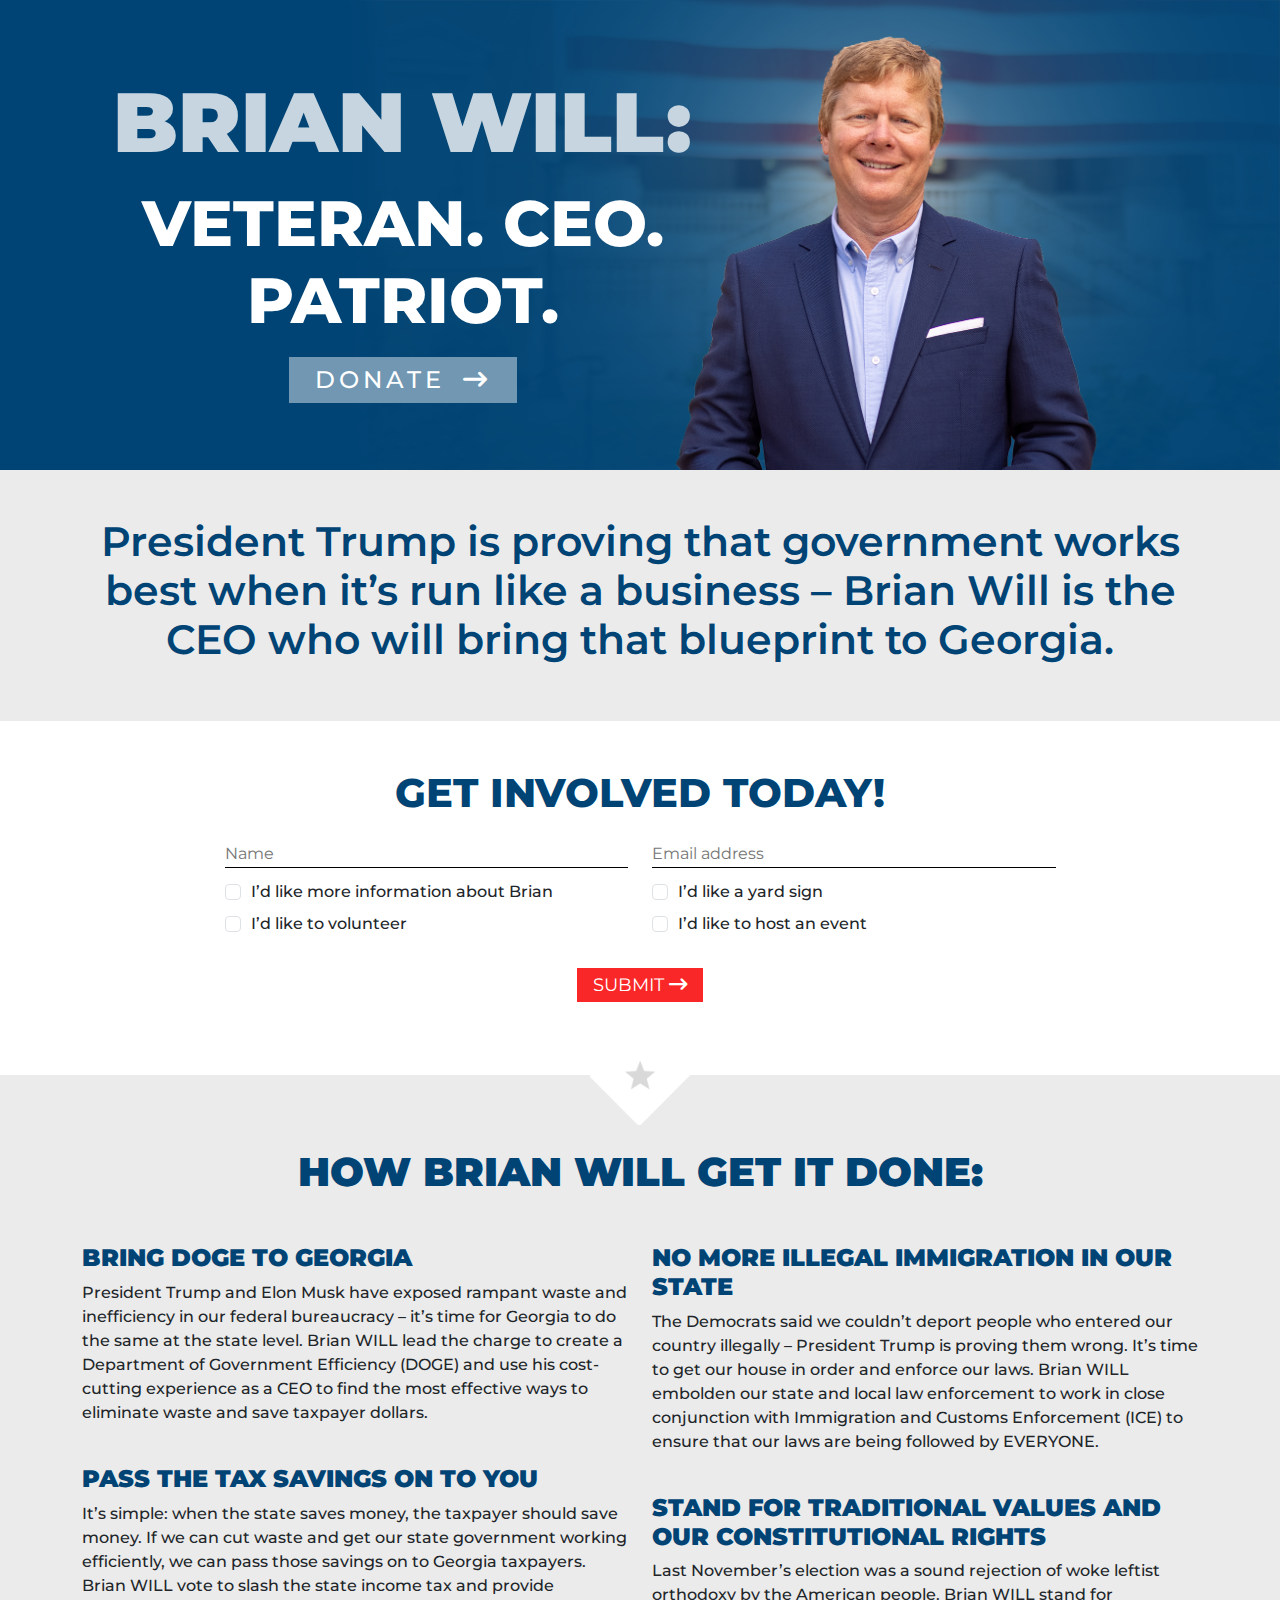
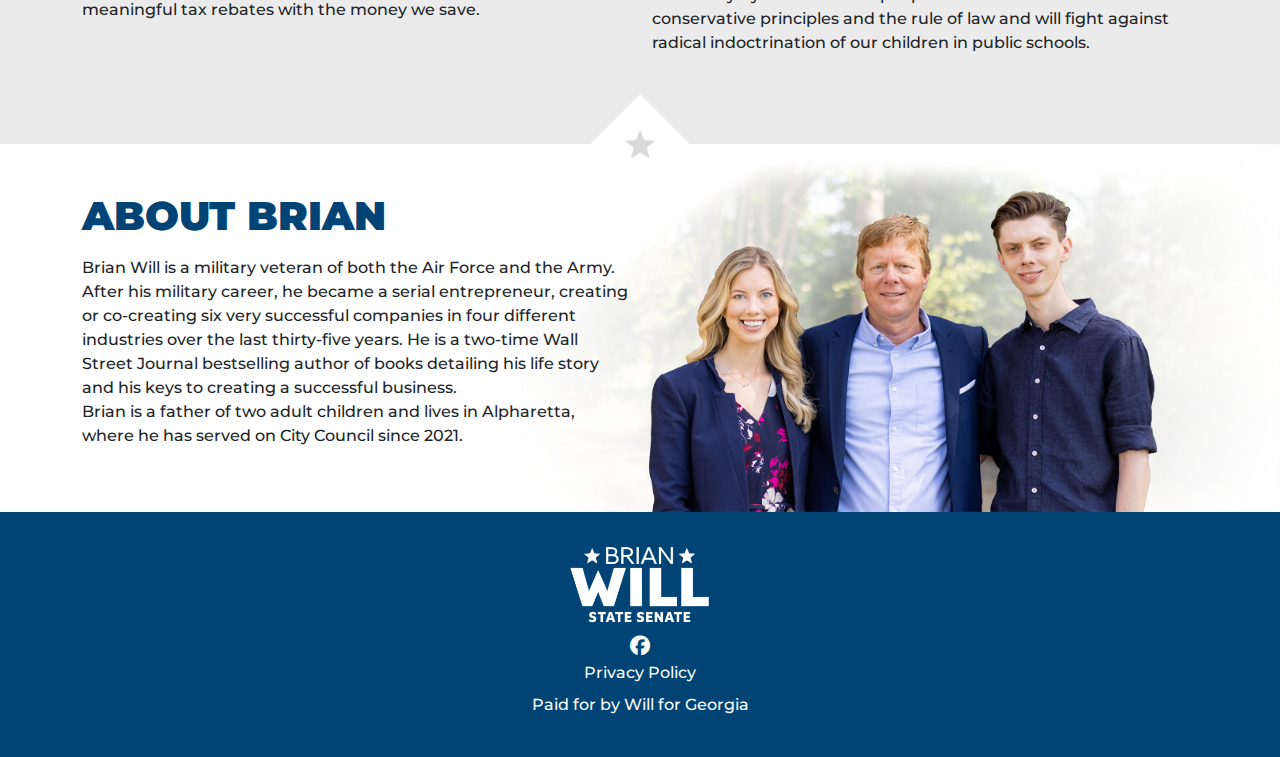
<file: index.html>
<!DOCTYPE html>
<html lang="en">

<head>

    <meta charset="UTF-8">
    <meta name="viewport" content="width=device-width, initial-scale=1.0">

    <link rel="stylesheet" href="https://cdnjs.cloudflare.com/ajax/libs/font-awesome/6.4.2/css/all.min.css">

    <title>Brian Will</title>

    <link rel="shortcut icon" href="images/brian-logo.png" type="image/png">
    <link href="https://cdn.jsdelivr.net/npm/bootstrap@5.3.0/dist/css/bootstrap.min.css" rel="stylesheet">
    <link rel="stylesheet" href="css/style.css">
</head>

<body>

    <section class="header">
        <div class="container py-5">
            <div class="row py-4">
                <div class="col-lg-7">
                    <h1 class="hero-heading-1">BRIAN WILL:</h1>
                    <h1 class="hero-heading-2">VETERAN. CEO. PATRIOT.</h1>
                    <a href="https://secure.anedot.com/will-for-georgia/donate" target="_blank"
                        class="donate-btn">DONATE <i class="fa-solid fa-arrow-right-long"></i></a>
                </div>
            </div>
        </div>
    </section>


    <section class="bg-light-gray">
        <div class="container py-5">
            <h2>President Trump is proving that government works best when it’s run like a business – Brian Will is the
                CEO who will bring that blueprint to Georgia.</h2>
        </div>
    </section>

    <!-- form section -->
    <div>
        <div class="container py-5">
            <h2 class="form-heading mb-4">GET INVOLVED TODAY!</h2>
            <div class="row">
                <div class="col-md-9 col-sm-11 mx-auto">
                    <form action="#">
                        <div class="row">
                            <div class="col-sm-6">
                                <input type="text" placeholder="Name" name="Name" class="input-text">
                            </div>
                            <div class="col-sm-6">
                                <input type="email" placeholder="Email address" name="Email" class="input-text">
                            </div>

                            <div class="col-sm-6">
                                <div class="mb-2 checkbox-wrapper">
                                    <input type="checkbox" class="form-check-input" id="information">
                                    <label class="form-check-label" for="information">I’d like more information about
                                        Brian</label>
                                </div>

                                <div class="mb-2 checkbox-wrapper">
                                    <input type="checkbox" class="form-check-input" id="volunteerCheck">
                                    <label class="form-check-label" for="volunteerCheck">I’d like to volunteer</label>
                                </div>

                            </div>

                            <div class="col-sm-6">
                                <div class="mb-2 checkbox-wrapper">
                                    <input type="checkbox" class="form-check-input" id="yardSignCheck">
                                    <label class="form-check-label" for="yardSignCheck">I’d like a yard sign</label>
                                </div>

                                <div class="mb-2 checkbox-wrapper">
                                    <input type="checkbox" class="form-check-input" id="hostEvent">
                                    <label class="form-check-label" for="hostEvent">I’d like to host an event</label>
                                </div>

                            </div>

                            <div class="col-12 mt-4 text-center">
                                <button type="submit" class="btn-red ">SUBMIT <i
                                        class="fa-solid fa-arrow-right-long"></i></button>
                            </div>
                        </div>
                    </form>
                </div>
            </div>
        </div>
    </div>

    <!-- star section -->
    <div class="star-section">
        <div class="container py-5">
            <div class="row">

                <div class="col-12">
                    <h1 class="text-center mb-5">HOW BRIAN WILL GET IT DONE:</h1>
                </div>

                <div class="col-sm-6">
                    <h2>BRING DOGE TO GEORGIA</h2>
                    <p>President Trump and Elon Musk have exposed rampant waste and inefficiency in our federal
                        bureaucracy – it’s time for Georgia to do the same at the state level. Brian WILL lead the
                        charge to create a Department of Government Efficiency (DOGE) and use his cost-cutting
                        experience as a CEO to find the most effective ways to eliminate waste and save taxpayer
                        dollars.</p>

                    <br>

                    <h2>PASS THE TAX SAVINGS ON TO YOU</h2>
                    <p>
                        It’s simple: when the state saves money, the taxpayer should save money. If we can cut waste and
                        get our state government working efficiently, we can pass those savings on to Georgia taxpayers.
                        Brian WILL vote to slash the state income tax and provide meaningful tax rebates with the money
                        we save.
                    </p>

                    <br class="d-block d-sm-none">
                </div>

                <div class="col-sm-6">
                    <h2>NO MORE ILLEGAL IMMIGRATION IN OUR STATE</h2>
                    <p>The Democrats said we couldn’t deport people who entered our country illegally – President Trump
                        is proving them wrong. It’s time to get our house in order and enforce our laws. Brian WILL
                        embolden our state and local law enforcement to work in close conjunction with Immigration and
                        Customs Enforcement (ICE) to ensure that our laws are being followed by EVERYONE.</p>

                    <br>

                    <h2>STAND FOR TRADITIONAL VALUES AND OUR CONSTITUTIONAL RIGHTS</h2>
                    <p>Last November’s election was a sound rejection of woke leftist orthodoxy by the American people.
                        Brian WILL stand for conservative principles and the rule of law and will fight against radical
                        indoctrination of our children in public schools.</p>
                </div>

            </div>
        </div>
    </div>


    <section class="about">
        <div class="container py-5">
            <div class="row">
                <div class="col-lg-6">
                    <h2 class="mb-3">ABOUT BRIAN</h2>
                    <p>Brian Will is a military veteran of both the Air Force and the Army. After his military career,
                        he became a serial entrepreneur, creating or co-creating six very successful companies in four
                        different industries over the last thirty-five years. He is a two-time Wall Street Journal
                        bestselling author of books detailing his life story and his keys to creating a successful
                        business.
                        <br>
                        Brian is a father of two adult children and lives in Alpharetta, where he has served on City
                        Council since 2021.
                    </p>
                </div>
            </div>
        </div>
    </section>


    <footer>
        <div class="container text-center py-4">
            <a href="index.html">
                <img src="images/brian-logo.png" alt="Logo" class="logo">
            </a>

            <br>
            <a href="https://www.facebook.com/willforgeorgia/" target="_blank" class="fb-link">
                <i class="fa-brands fa-facebook"></i>
            </a>

            <br>

            <a href="privacy-policy.html" class="link-light text-decoration-none">Privacy Policy</a>
            <br>
            <p class="mt-2 link-light">Paid for by Will for Georgia</p>
        </div>
    </footer>

    <script src="https://cdn.jsdelivr.net/npm/bootstrap@5.3.0/dist/js/bootstrap.bundle.min.js"></script>


    <script id="ratufa_loader" src="https://www.ratufa.io/c/ld.js?f=xbkgie4b&n=n1.ratufa.io"></script>
    <style>
        .ratufa-popup-title{
            display: none !important;
        }
    </style>
</body>

</html>
</file>
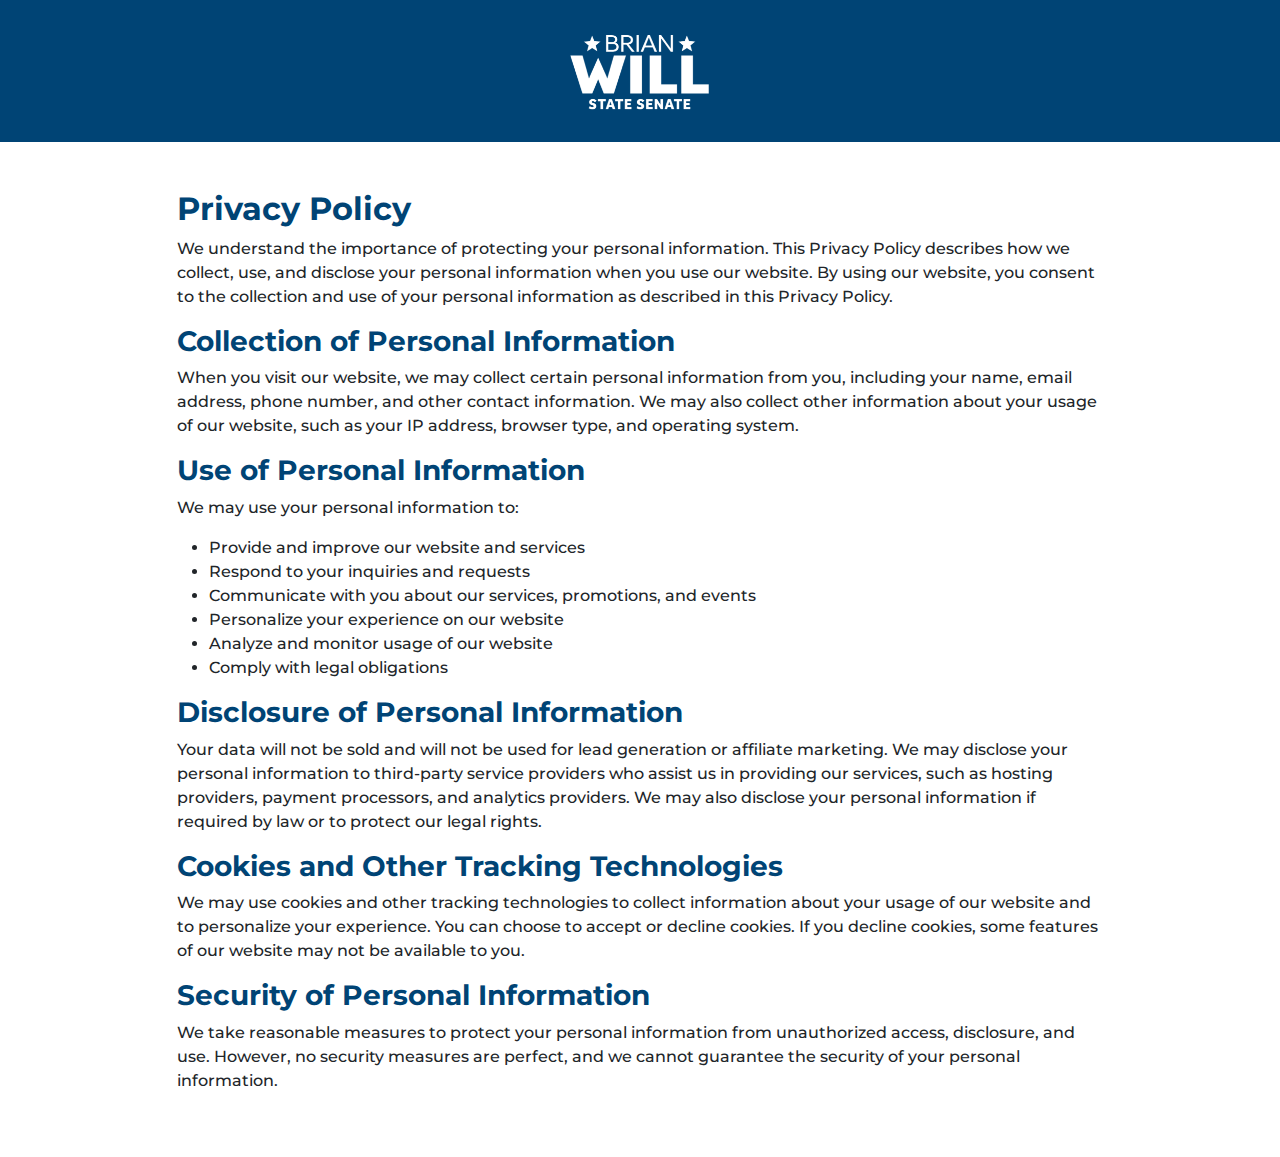
<file: privacy-policy.html>
<!DOCTYPE html>
<html lang="en">

<head>
<!-- Google tag (gtag.js) -->
<script async src="https://www.googletagmanager.com/gtag/js?id=G-BWK9WCGNMJ"></script>
<script>
  window.dataLayer = window.dataLayer || [];
  function gtag(){dataLayer.push(arguments);}
  gtag('js', new Date());

  gtag('config', 'G-BWK9WCGNMJ');
</script>
    <meta charset="UTF-8">
    <meta name="viewport" content="width=device-width, initial-scale=1.0">

    <link rel="stylesheet" href="https://cdnjs.cloudflare.com/ajax/libs/font-awesome/6.4.2/css/all.min.css">

    <title>Brian Will</title>

    <link rel="shortcut icon" href="images/brian-logo.png" type="image/png">
    <link href="https://cdn.jsdelivr.net/npm/bootstrap@5.3.0/dist/css/bootstrap.min.css" rel="stylesheet">
    <link rel="stylesheet" href="css/style.css">
</head>

<body>

    <style>
        h2, h3{
            color: #004475;
            font-weight: 700;
        }
    </style>
    
    <footer>
        <div class="container text-center py-4">
            <a href="index.html">
                <img src="images/brian-logo.png" alt="Logo" class="logo">
            </a>

        </div>
    </footer>


    <section class="">
        <div class="container py-5">
            <div class="row">
                <div class="col-lg-10 mx-auto">
                    
                        <h2>Privacy Policy</h2>
                        <p>
                          We understand the importance of protecting your personal information. This Privacy Policy describes how we collect, use, and disclose your personal information when you use our website. By using our website, you consent to the collection and use of your personal information as described in this Privacy Policy.
                        </p>
                      
                        <h3>Collection of Personal Information</h3>
                        <p>
                          When you visit our website, we may collect certain personal information from you, including your name, email address, phone number, and other contact information. We may also collect other information about your usage of our website, such as your IP address, browser type, and operating system.
                        </p>
                      
                        <h3>Use of Personal Information</h3>
                        <p>We may use your personal information to:</p>
                        <ul>
                          <li>Provide and improve our website and services</li>
                          <li>Respond to your inquiries and requests</li>
                          <li>Communicate with you about our services, promotions, and events</li>
                          <li>Personalize your experience on our website</li>
                          <li>Analyze and monitor usage of our website</li>
                          <li>Comply with legal obligations</li>
                        </ul>
                      
                        <h3>Disclosure of Personal Information</h3>
                        <p>
                          Your data will not be sold and will not be used for lead generation or affiliate marketing. We may disclose your personal information to third-party service providers who assist us in providing our services, such as hosting providers, payment processors, and analytics providers. We may also disclose your personal information if required by law or to protect our legal rights.
                        </p>
                      
                        <h3>Cookies and Other Tracking Technologies</h3>
                        <p>
                          We may use cookies and other tracking technologies to collect information about your usage of our website and to personalize your experience. You can choose to accept or decline cookies. If you decline cookies, some features of our website may not be available to you.
                        </p>
                      
                        <h3>Security of Personal Information</h3>
                        <p>
                          We take reasonable measures to protect your personal information from unauthorized access, disclosure, and use. However, no security measures are perfect, and we cannot guarantee the security of your personal information.
                        </p>
                      
                </div>
            </div>
        </div>
    </section>



    <script src="https://cdn.jsdelivr.net/npm/bootstrap@5.3.0/dist/js/bootstrap.bundle.min.js"></script>

</body>

</html>
</file>
<file: css/style.css>
@import url('https://fonts.googleapis.com/css2?family=Montserrat:ital,wght@0,100..900;1,100..900&display=swap');

* {
    box-sizing: border-box;
    -webkit-font-smoothing: antialiased;
    /* Fixes font rendering in Safari */
    -moz-osx-font-smoothing: grayscale;
}

/* General Styling */
body {
    font-family: "Montserrat", sans-serif;
    font-weight: 500;
    font-style: normal;
    margin: 0;
    padding: 0;
    box-sizing: border-box;
}


.header {
    background-color: #004475;
    background-image: url(../images/willflag.png);
    background-size: auto 100%;
    background-repeat: no-repeat;
    background-position-x: right;
    text-align: center;
}

.hero-heading-1 {
    color: #C6D5E0;
    font-size: 5.25rem;
    font-weight: 900;
    margin: 0;
    margin-bottom: 0.75rem;
}

.hero-heading-2 {
    color: #FFFFFF;
    font-size: 4rem;
    font-weight: 800;
    margin: 0;
    margin-bottom: 1.5rem;
}

.donate-btn {
    text-decoration: none;
    color: #fff;
    font-size: 1.5rem;
    background: #7197B2;
    border: 2px solid #7197B2;
    padding: 0.4rem 1.5rem;
    word-spacing: 0.5rem;
    letter-spacing: 0.25rem;
    transition: 0.2s;
}

.donate-btn:hover {
    background-color: #004475;
}

.bg-light-gray {
    background-color: #EBEBEB;
}

.bg-light-gray h2 {
    color: #004475;
    text-align: center;
    font-size: 2.55rem;
    font-weight: 600;
}

.form-heading {
    color: #004475;
    text-align: center;
    font-weight: 800;
    font-size: 2.5rem;
}

input.input-text {
    width: 100%;
    border: none;
    outline: none !important;
    box-shadow: none !important;
    border-bottom: 1px solid #000;
    border-radius: 0 !important;
    padding-left: 0;
    margin-bottom: 0.75rem;
}

.checkbox-wrapper{
    display: flex;
    gap: 10px;
}

.btn-red {
    text-decoration: none;
    color: #fff;
    font-size: 1.15rem;
    background: #FA2728;
    border: none !important;
    box-shadow: none !important;
    padding: 0.2rem 1rem;
    transition: 0.3s;
}


.star-section {
    background-color: #EBEBEB;
    position: relative;
    padding: 25px 0;
    margin: 25px 0;
}

.star-section::before {
    content: "";
    position: absolute;
    width: 100px;
    height: 100px;
    background-image: url(../images/star-icon.png);
    background-size: cover;
    top: -50px;
    left: 50%;
    transform: translateX(-50%);
}

.star-section::after {
    content: "";
    position: absolute;
    width: 100px;
    height: 100px;
    background-image: url(../images/star-icon.png);
    background-size: cover;
    bottom: -50px;
    left: 50%;
    transform: translateX(-50%);
}

.star-section h1,
.star-section h2 {
    color: #004475;
    font-weight: 900;
    font-size: 2.5rem;
}

.star-section h2 {
    font-size: 1.5rem;
}

.about {
    background-color: #fff;
    background-image: url(../images/willfamily.png);
    background-size: auto 100%;
    background-repeat: no-repeat;
    background-position-x: right;
    margin-top: -25px;
}

.about h2{
    color: #004475;
    font-weight: 900;
    font-size: 2.5rem;
}


footer{
    background-color: #004475;
}

.logo{
    width: 150px;
}

.fb-link{
    color: #fff;
    font-size: 1.25rem;
}


@media (max-width: 992px) {
    .header {
        background-color: #004475;
        background-image: url(../images/willflag-2.png);
        background-size: auto 110vw;
        background-repeat: no-repeat;
        background-position-x: 65%;
        background-position-y: bottom;
        text-align: center;
        height: 160vw;
    }

    .about {
        background-color: #fff;
        background-image: url(../images/willfamily.png);
        background-size: auto 70vw;
        background-repeat: no-repeat;
        background-position-x: 50%;
        background-position-y: bottom;
        margin-top: -25px;
        height: 95vw;
    }
}



@media (max-width: 767px) {
    .header {
        height: 185vw;
    }
    .hero-heading-2 {
        font-size: 8.1vw;
    }
    .hero-heading-1 {
        white-space: nowrap;
        font-size: 10vw;
    }
    .about {
        height: 115vw;
    }
    
    
}


@media (max-width: 576px) {
    .about {
        height: 140vw;
    }
}
</file>
